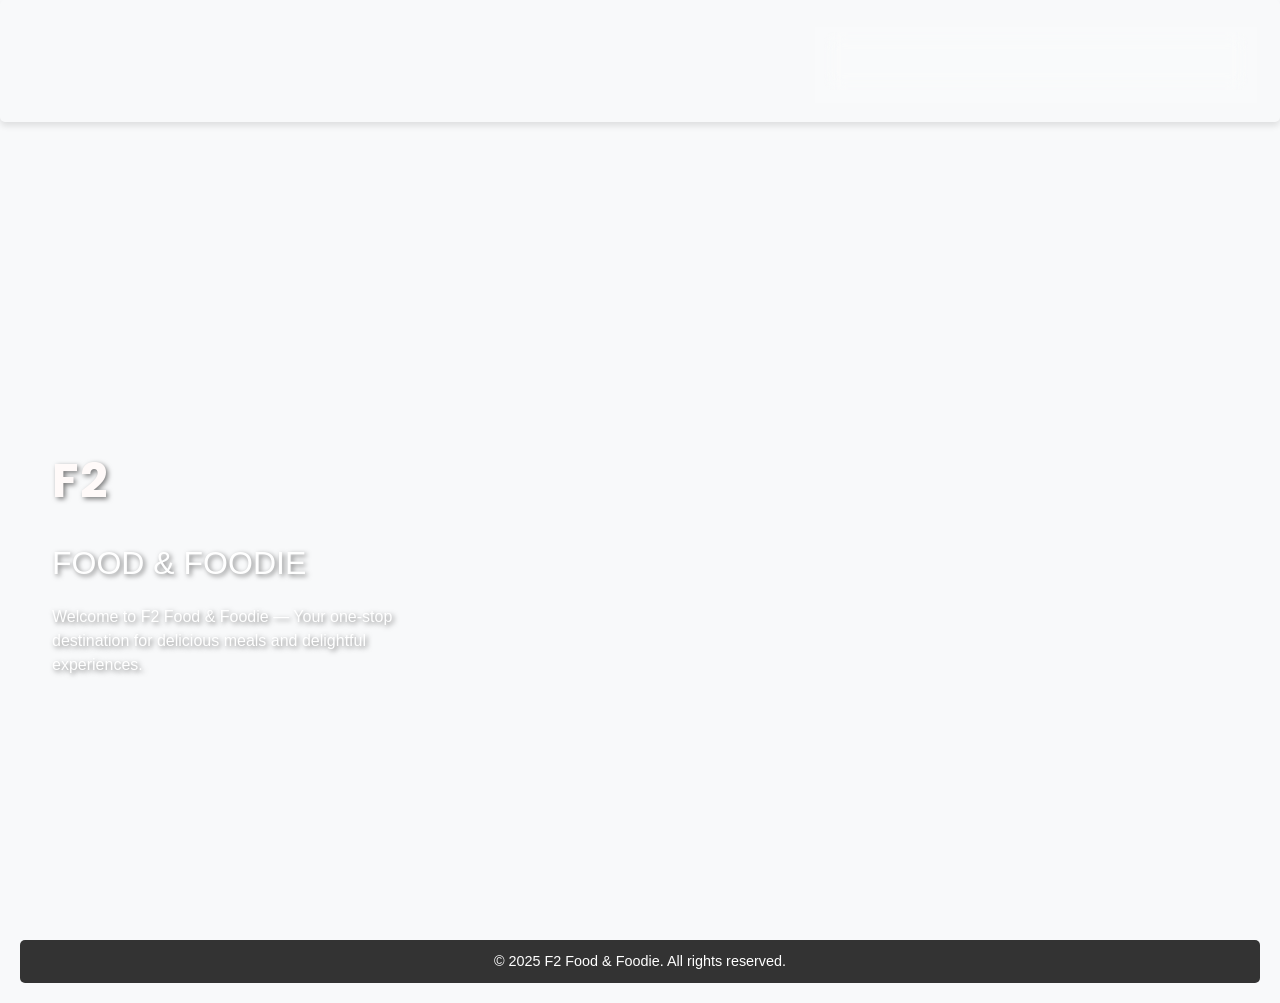
<file: index.html>
<!DOCTYPE html>
<html lang="en">
<head>
    <meta charset="UTF-8">
    <meta name="viewport" content="width=device-width, initial-scale=1.0">
    <title>F2 Food & Foodie</title>
    <link rel="stylesheet" href="index.css">
    <link href="https://fonts.googleapis.com/css2?family=Poppins:wght@700&display=swap" rel="stylesheet">
</head>
<body>
    <!-- Navigation -->
    <header class="header">
        <nav class="nav">
            <ul class="nav-list">
                <li><a href="#">Home</a></li>
                <li class="menu-item">
                    <a href="#">Menu</a>
                    <ul class="dropdown">
                        <li><a href="pizza.html">Pizza</a></li>
                        <li><a href="burger.html">Burger</a></li>
                        <li><a href="fries.html">Fries</a></li>
                        <li><a href="sandwich.html">Sandwich</a></li>
                        <li><a href="chicken.html">Chicken Items</a></li>
                        <li><a href="dips.html">Dips</a></li>
                        <li><a href="beverages.html">Beverages</a></li>
                    </ul>
                </li>
                <li><a href="contact.html">Contact</a></li>
                <li><a href="about.html">About</a></li>
            </ul>
        </nav>
    </header>

    <!-- Hero Section -->
    <section class="hero">
        <div class="title">
            <div class="main-title">F2</div>
            <div class="sub-title">FOOD & FOODIE</div>
            <p class="hero-description">Welcome to F2 Food & Foodie — Your one-stop destination for delicious meals and delightful experiences.</p>
        </div>
    </section>

    <!-- Footer -->
    <footer class="footer">
        <p>© 2025 F2 Food & Foodie. All rights reserved.</p>
    </footer>
</body>
</html>
</file>
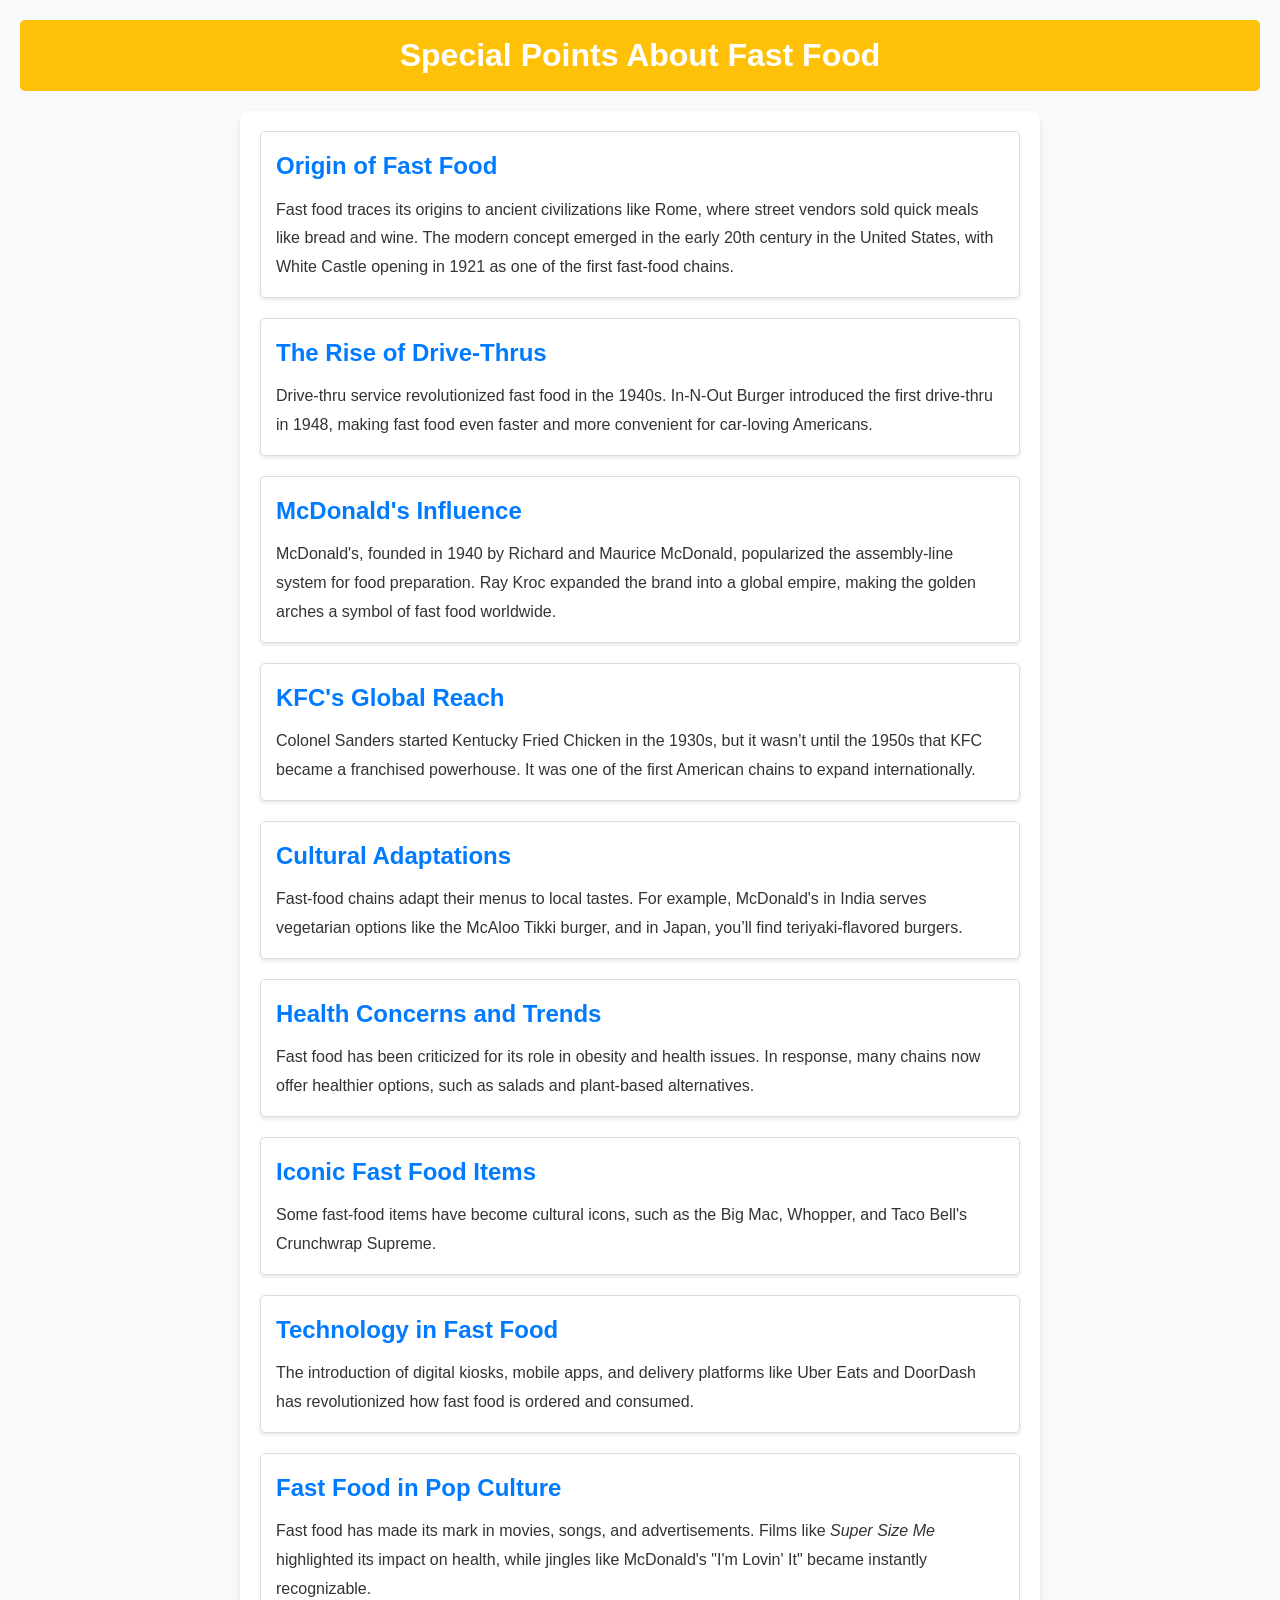
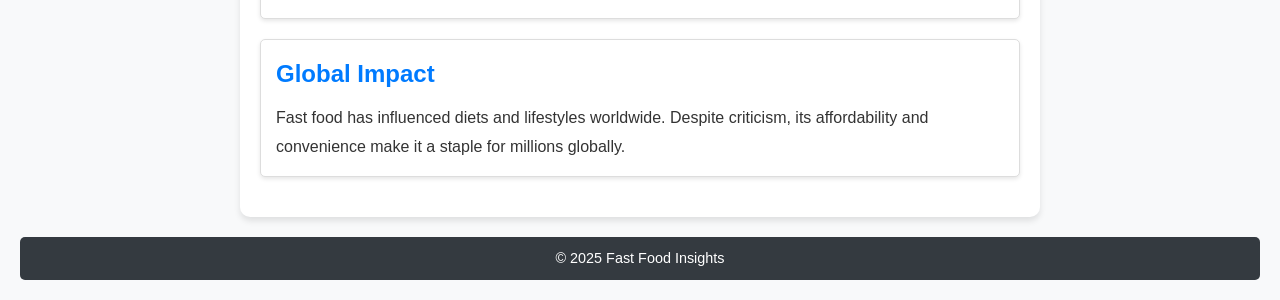
<file: about.html>
<!DOCTYPE html>
<html lang="en">
<head>
    <meta charset="UTF-8">
    <meta name="viewport" content="width=device-width, initial-scale=1.0">
    <title>Special Points About Fast Food</title>
    <link rel="stylesheet" href="index.css">
</head>
<body>
    <header>
        <h1>Special Points About Fast Food</h1>
    </header>
    <main>
        <section id="origin">
            <h2>Origin of Fast Food</h2>
            <p>Fast food traces its origins to ancient civilizations like Rome, where street vendors sold quick meals like bread and wine. The modern concept emerged in the early 20th century in the United States, with White Castle opening in 1921 as one of the first fast-food chains.</p>
        </section>

        <section id="drive-thru">
            <h2>The Rise of Drive-Thrus</h2>
            <p>Drive-thru service revolutionized fast food in the 1940s. In-N-Out Burger introduced the first drive-thru in 1948, making fast food even faster and more convenient for car-loving Americans.</p>
        </section>

        <section id="mcdonalds">
            <h2>McDonald's Influence</h2>
            <p>McDonald's, founded in 1940 by Richard and Maurice McDonald, popularized the assembly-line system for food preparation. Ray Kroc expanded the brand into a global empire, making the golden arches a symbol of fast food worldwide.</p>
        </section>

        <section id="kfc">
            <h2>KFC's Global Reach</h2>
            <p>Colonel Sanders started Kentucky Fried Chicken in the 1930s, but it wasn’t until the 1950s that KFC became a franchised powerhouse. It was one of the first American chains to expand internationally.</p>
        </section>

        <section id="cultural-adaptations">
            <h2>Cultural Adaptations</h2>
            <p>Fast-food chains adapt their menus to local tastes. For example, McDonald's in India serves vegetarian options like the McAloo Tikki burger, and in Japan, you’ll find teriyaki-flavored burgers.</p>
        </section>

        <section id="health">
            <h2>Health Concerns and Trends</h2>
            <p>Fast food has been criticized for its role in obesity and health issues. In response, many chains now offer healthier options, such as salads and plant-based alternatives.</p>
        </section>

        <section id="iconic-items">
            <h2>Iconic Fast Food Items</h2>
            <p>Some fast-food items have become cultural icons, such as the Big Mac, Whopper, and Taco Bell's Crunchwrap Supreme.</p>
        </section>

        <section id="technology">
            <h2>Technology in Fast Food</h2>
            <p>The introduction of digital kiosks, mobile apps, and delivery platforms like Uber Eats and DoorDash has revolutionized how fast food is ordered and consumed.</p>
        </section>

        <section id="pop-culture">
            <h2>Fast Food in Pop Culture</h2>
            <p>Fast food has made its mark in movies, songs, and advertisements. Films like <i>Super Size Me</i> highlighted its impact on health, while jingles like McDonald's "I'm Lovin' It" became instantly recognizable.</p>
        </section>

        <section id="global-impact">
            <h2>Global Impact</h2>
            <p>Fast food has influenced diets and lifestyles worldwide. Despite criticism, its affordability and convenience make it a staple for millions globally.</p>
        </section>
    </main>
    <footer>
        <p>&copy; 2025 Fast Food Insights</p>
    </footer>
</body>
</html>
</file>
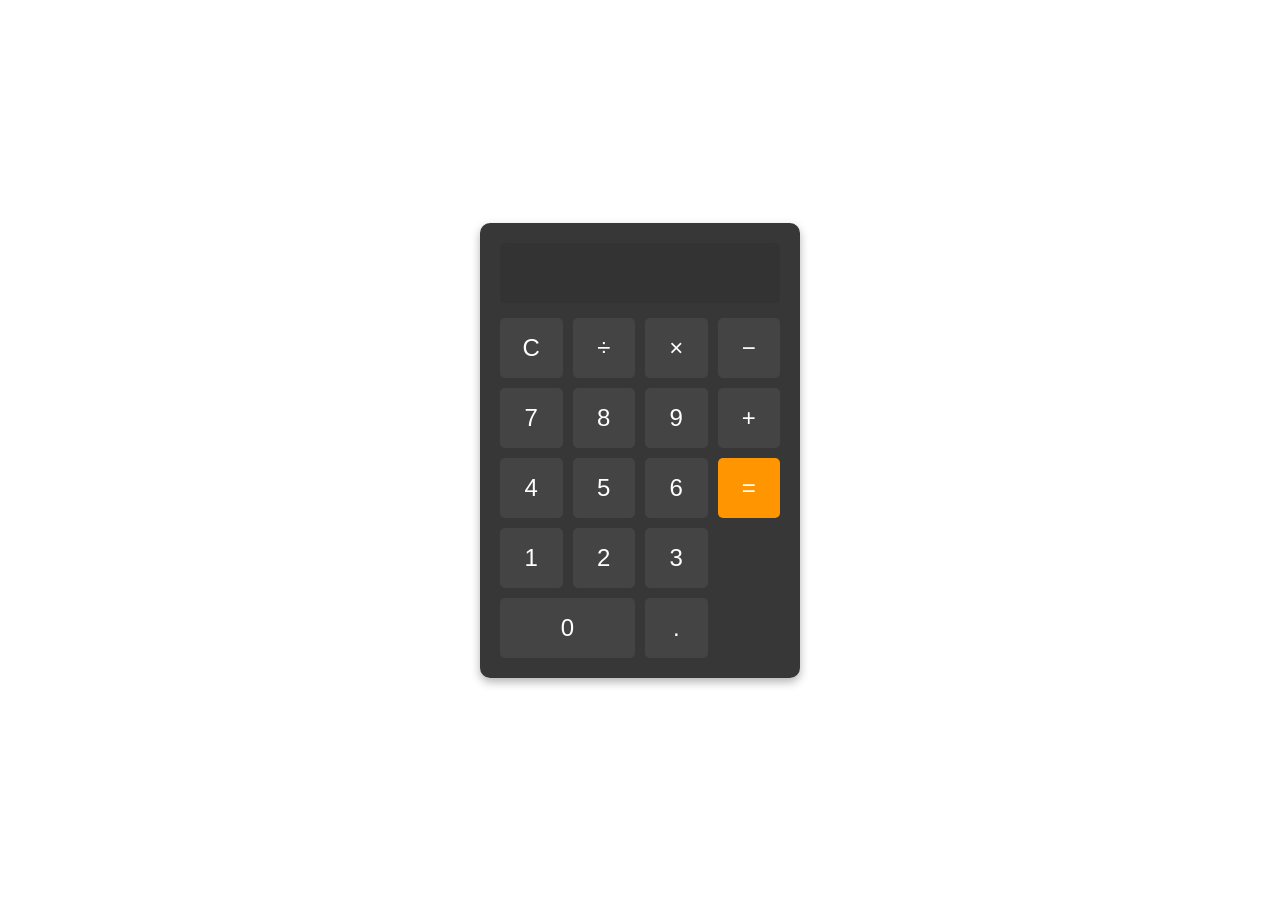
<file: calci.html>
<!DOCTYPE html>
<html lang="en">
<head>
    <meta charset="UTF-8">
    <meta name="viewport" content="width=device-width, initial-scale=1.0">
    <title>Calculator</title>
    <link rel="stylesheet" href="calci.css">
</head>
<body>
    <section class="calculator">
        <div class="display">
            <input type="text" id="result" disabled>
        </div>
        <div class="buttons">
            <button class="btn" onclick="clearDisplay()">C</button>
            <button class="btn" onclick="appendCharacter('/')">÷</button>
            <button class="btn" onclick="appendCharacter('*')">×</button>
            <button class="btn" onclick="appendCharacter('-')">−</button>

            <button class="btn" onclick="appendCharacter('7')">7</button>
            <button class="btn" onclick="appendCharacter('8')">8</button>
            <button class="btn" onclick="appendCharacter('9')">9</button>
            <button class="btn" onclick="appendCharacter('+')">+</button>

            <button class="btn" onclick="appendCharacter('4')">4</button>
            <button class="btn" onclick="appendCharacter('5')">5</button>
            <button class="btn" onclick="appendCharacter('6')">6</button>
            <button class="btn equal" rowspan="2" onclick="calculateResult()">=</button>

            <button class="btn" onclick="appendCharacter('1')">1</button>
            <button class="btn" onclick="appendCharacter('2')">2</button>
            <button class="btn" onclick="appendCharacter('3')">3</button>

            <button class="btn zero" colspan="2" onclick="appendCharacter('0')">0</button>
            <button class="btn" onclick="appendCharacter('.')">.</button>
        </div>
    </section>
    <script src="calci.js"></script>
</body>
</html>
</file>
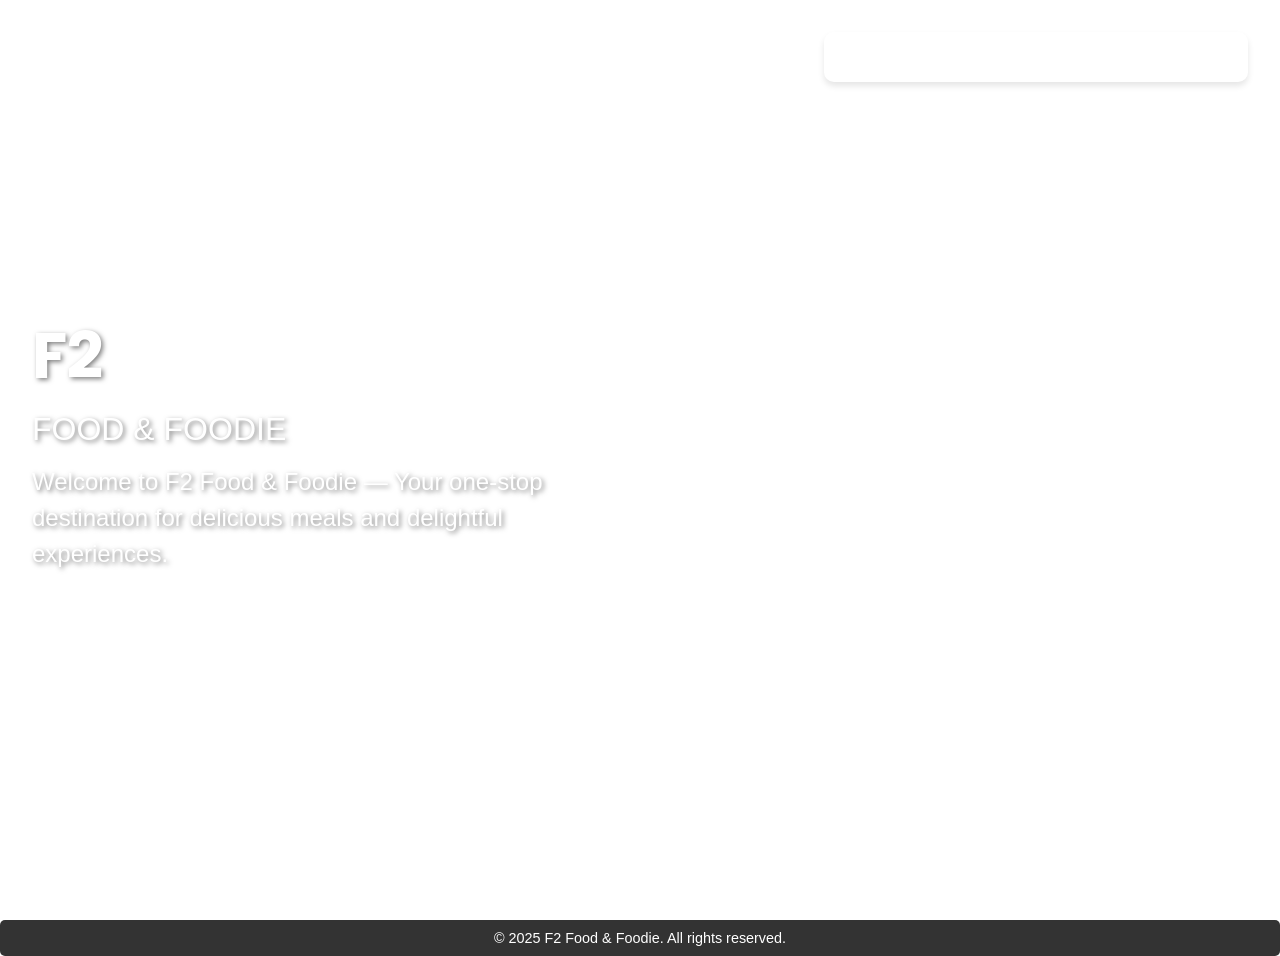
<file: code.html>
<!DOCTYPE html>
<html lang="en">
<head>
    <meta charset="UTF-8">
    <meta name="viewport" content="width=device-width, initial-scale=1.0">
    <title>F2 Food & Foodie</title>
    <link rel="stylesheet" href="code.css">
    <link href="https://fonts.googleapis.com/css2?family=Poppins:wght@700&display=swap" rel="stylesheet">
</head>
<body>
    <!-- Navigation -->
    <header class="header">
        <nav class="nav">
            <ul class="nav-list">
                <li><a href="#">Home</a></li>
                <li class="menu-item">
                    <a href="#">Menu</a>
                    <ul class="dropdown">
                        <li><a href="pizza.html">Pizza</a></li>
                        <li><a href="burger.html">Burger</a></li>
                        <li><a href="fries.html">Fries</a></li>
                        <li><a href="sandwich.html">Sandwich</a></li>
                        <li><a href="chicken.html">Chicken Items</a></li>
                        <li><a href="dips.html">Dips</a></li>
                        <li><a href="beverages.html">Beverages</a></li>
                    </ul>
                </li>
                <li><a href="contact.html">Contact</a></li>
                <li><a href="about.html">About</a></li>
            </ul>
        </nav>
    </header>

    <!-- Hero Section -->
    <section class="hero">
        <div class="title">
            <div class="main-title">F2</div>
            <div class="sub-title">FOOD & FOODIE</div>
            <p class="hero-description">Welcome to F2 Food & Foodie — Your one-stop destination for delicious meals and delightful experiences.</p>
        </div>
    </section>

    <!-- Footer -->
    <footer class="footer">
        <p>© 2025 F2 Food & Foodie. All rights reserved.</p>
    </footer>
</body>
</html>
</file>
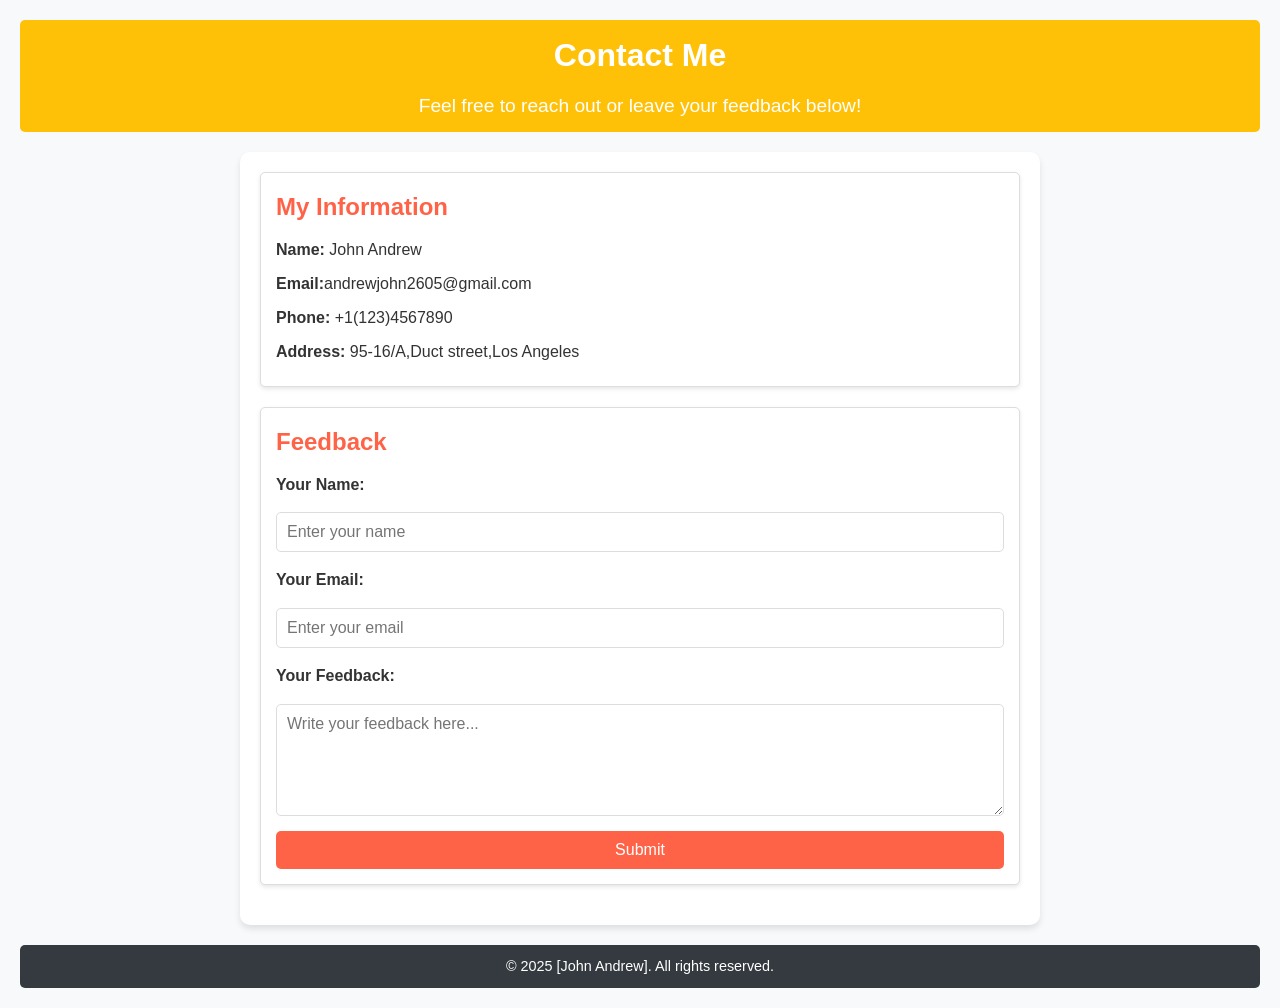
<file: contact.html>
<!DOCTYPE html>
<html lang="en">
<head>
    <meta charset="UTF-8">
    <meta name="viewport" content="width=device-width, initial-scale=1.0">
    <title>Contact and Feedback</title>
    <link rel="stylesheet" href="index.css">
</head>
<body>
    <header>
        <h1>Contact Me</h1>
        <p>Feel free to reach out or leave your feedback below!</p>
    </header>

    <main>
        <section class="personal-info">
            <h2>My Information</h2>
            <p><strong>Name:</strong> John Andrew</p>
            <p><strong>Email:</strong>andrewjohn2605@gmail.com</p>
            <p><strong>Phone:</strong> +1(123)4567890</p>
            <p><strong>Address:</strong> 95-16/A,Duct street,Los Angeles</p>
        </section>

        <section class="feedback-form">
            <h2>Feedback</h2>
            <form action="submit_form.php" method="post">
                <label for="name">Your Name:</label>
                <input type="text" id="name" name="name" placeholder="Enter your name" required>

                <label for="email">Your Email:</label>
                <input type="email" id="email" name="email" placeholder="Enter your email" required>

                <label for="message">Your Feedback:</label>
                <textarea id="message" name="message" placeholder="Write your feedback here..." rows="5" required></textarea>

                <button type="submit">Submit</button>
            </form>
        </section>
    </main>

    <footer>
        <p>&copy; 2025 [John Andrew]. All rights reserved.</p>
    </footer>
</body>
</html>
</file>
<file: index.css>
/* General Reset */
body {
    margin: 0;
    font-family: Arial, sans-serif;
    line-height: 1.6;
    color: #333;
}

.container {
    width: 90%;
    max-width: 1200px;
    margin: auto;
}

/* Navigation Header */
.header {
    position: fixed;
    top: 0;
    right: 0;
    z-index: 100;
    width: 100%;
    padding: 1.5rem 1rem;
    font-family: 'Poppins', sans-serif;
    font-weight: bold;
    background: transparent; /* No background color */
}

.nav {
    display: flex;
    justify-content: flex-end;
    align-items: center;
    width: 100%;
}

.nav-list {
    list-style: none;
    display: flex;
    gap: 1.5rem;
    margin: 0;
    padding: 0;
    background: rgba(255, 255, 255, 0.2);
    backdrop-filter: blur(10px);
    border-radius: 10px;
    padding: 0.5rem 1rem;
    box-shadow: 0px 4px 6px rgba(0, 0, 0, 0.1);
}

.nav-list li {
    position: relative;
}

.nav a {
    text-decoration: none;
    color: #fff;
    font-weight: bold;
    font-size: 1rem;
    transition: color 0.3s;
    padding: 0.5rem 1rem;
    display: inline-flex;
    align-items: center;
    gap: 0.5rem;
}

.nav a:hover {
    color: #ffcc00;
}

/* Dropdown Menu Styles */
.nav-list .menu-item .dropdown {
    list-style: none;
    position: absolute;
    top: 100%;
    left: 0;
    background: rgba(251, 246, 246, 0.9);
    backdrop-filter: blur(10px);
    padding: 0;
    margin: 0;
    display: none;
    border-radius: 10px;
    box-shadow: 0px 4px 6px rgba(0, 0, 0, 0.2);
    z-index: 200;
}

.nav-list .menu-item .dropdown li {
    border-bottom: 1px solid rgba(0, 0, 0, 0.1);
}

.nav-list .menu-item .dropdown li:last-child {
    border-bottom: none;
}

.nav-list .menu-item .dropdown a {
    text-decoration: none;
    color: #333;
    padding: 0.5rem 1rem;
    display: block;
    font-size: 1rem;
    font-weight: normal;
    transition: background 0.3s, color 0.3s;
}

.nav-list .menu-item .dropdown a:hover {
    background: #cca92c;
    color: #f4efef;
}

/* Show dropdown on hover */
.menu-item:hover .dropdown {
    display: block;
}

/* Hero Section */
.hero {
    background: url('https://c4.wallpaperflare.com/wallpaper/672/503/735/fast-food-junk-food-food-hamburger-wallpaper-preview.jpg') no-repeat center/cover;
    height: 100vh;
    display: flex;
    align-items: center;
    justify-content: flex-start;
    position: relative;
}

.hero .title {
    position: absolute;
    left: 2rem;
    top: 50%;
    transform: translateY(-50%);
    text-align: left;
    color: #fff;
    text-shadow: 2px 2px 5px rgba(0, 0, 0, 0.5);
}

.main-title {
    font-size: 4rem;
    font-family: 'Poppins', sans-serif;
    font-weight: bold;
    margin: 0;
}

.sub-title {
    font-size: 2rem;
    font-family: Arial, sans-serif;
    margin-top: 0.5rem;
}

.hero-description {
    font-size: 1rem;
    font-family: Arial, sans-serif;
    margin-top: 1rem;
    max-width: 400px;
    line-height: 1.5;
    color: #fff;
}
/* pizza start*/
/* General Reset */
body {
    margin: 0;
    font-family: Arial, sans-serif;
    line-height: 1.6;
    color: #333;
    background-color: #f4f4f4; /* Light background for the page */
}

/* Main Title Section */
.main-title {
    text-align: left; /* Center the title */
    padding-top: 20vh; /* Position title near the center */
    font-size: 3rem;
    color: #fffaf9;
    text-transform: uppercase;
    letter-spacing: 1.5px;
    position: relative;
    padding-bottom: 10px;
}

.main-description {
    text-align: center;
    font-size: 1.2rem;
    color: #555;
    margin-top: 1rem;
}

/* Pizza Items Section */
.pizza-list {
    display: flex;
    flex-direction: column; /* Arrange items in a column */
    align-items: center; /* Center items */
    gap: 2rem; /* Add spacing between items */
    padding: 2rem 1rem;
    margin-top: 2rem; /* Space between title and pizza items */
}

.pizza-item {
    background-color: #fff;
    border-radius: 10px;
    box-shadow: 0 4px 6px rgba(0, 0, 0, 0.1);
    overflow: hidden;
    text-align: center;
    width: 100%;
    max-width: 400px; /* Set max width for items */
    transition: transform 0.3s ease, box-shadow 0.3s ease;
}

.pizza-item:hover {
    transform: translateY(-5px);
    box-shadow: 0 6px 10px rgba(0, 0, 0, 0.15);
}

.pizza-item img {
    width: 100%; /* Ensure image spans full width of the card */
    height: 250px; /* Set a fixed height for all images */
    object-fit: cover; /* Maintain aspect ratio while filling the space */
    border-bottom: 3px solid #ff6f61; /* Border below image */
}

.pizza-item h2 {
    font-size: 1.5rem;
    color: #ff6f61;
    margin: 1rem 0 0.5rem;
    font-weight: bold;
}

.pizza-item p {
    font-size: 1rem;
    padding: 0 1rem 1rem;
    color: #555;
    margin-bottom: 1rem;
}

/* Footer */
.footer {
    background: #002b5c;
    color: #f5f2f2;
    text-align: center;
    padding: 1rem 0;
    margin-top: 2rem;
}

.footer p {
    margin: 0;
    font-size: 0.9rem;
}

/*burger starting*/
/* General Reset */

body {
    margin: 0;
    font-family: 'Poppins', sans-serif;
    line-height: 1.6;
    color: #333;
    background-color: #fdfcfc;
}

/* Container Styling */
.burger-list {
    width: 90%;
    max-width: 1200px;
    margin: 2rem auto;
    display: flex;
    flex-direction: column;
    gap: 2rem;
}

/* Header Styling */
.header {
    text-align: left;
    background-color: #ffe600;
    color: #333;
    padding: 2rem;
    box-shadow: 0px 4px 6px rgba(0, 0, 0, 0.1);
    margin-bottom: 2rem;
}

.header h1 {
    font-size: 2.5rem;
    font-weight: bold;
    margin: 0;
}

.header p {
    font-size: 1.2rem;
    margin-top: 0.5rem;
}

/* Burger Item Styling */
.burger-item {
    background-color: #fff;
    border: 1px solid #ddd;
    border-radius: 10px;
    box-shadow: 0px 4px 6px rgba(0, 0, 0, 0.1);
    overflow: hidden;
    display: flex; /* Use flexbox for layout */
    flex-direction: column; /* Column layout for image and text */
    text-align: left;
    padding: 1.5rem;
    gap: 1rem; /* Add spacing between image and text */
}

.burger-item img {
    width: 50%; /* Ensure the image fills the container's width */
    aspect-ratio: 1 / 1; /* Set the image aspect ratio to 1:1 */
    object-fit: cover; /* Maintain aspect ratio and prevent distortion */
    border-radius: 10px; /* Optional: adds rounded corners to images */
}

.burger-item .content {
    display: flex;
    flex-direction: column;
    justify-content: center;
    gap: 0.5rem;
}

.burger-item h2 {
    font-size: 1.8rem;
    font-weight: bold;
    margin: 0.5rem 0;
    color: #ff5722;
}

.burger-item p {
    font-size: 1rem;
    margin: 0.5rem 0;
    color: #555;
}

/* Footer Styling */
.footer {
    text-align: center;
    background-color: #333;
    color: #fff;
    padding: 1rem;
    margin-top: 2rem;
    font-size: 0.9rem;
}

.footer p {
    margin: 0;
}


/*fries starting*/
/* General Reset */
body {
    margin: 0;
    font-family: 'Poppins', sans-serif;
    line-height: 1.6;
    color: #333;
    background-color: #f9f9f9; /* Change this if needed */
}

/* Header Styling */
.header {
    text-align: center;
    background-color: transparent; /* Changed from #fff to transparent */
    padding: 2rem;
    margin-bottom: 2rem;
    /* Removed border-bottom */
}

.header h1 {
    font-size: 2.5rem;
    color: #ff5722;
    margin: 0;
}

.header p {
    font-size: 1.2rem;
    margin-top: 0.5rem;
    color: #555;
}

/* Fries List Styling */
.fries-list {
    width: 90%;
    max-width: 1200px;
    margin: 0 auto;
    display: flex;
    flex-direction:column;
    gap: 2rem;
}
.fries-item img {
    width: 40%; /* Ensures the image takes up the full width of its container */
    height: 500px; /* Set a fixed height */
    object-fit: cover; /* Ensures the image covers the area without distortion */
    border-bottom: 1px solid #ddd;
    margin-bottom: 1rem;
}
/*sandwich start*/
/* General Reset */
body {
    margin: 0;
    font-family: Arial, sans-serif;
    line-height: 1.6;
    color: #333;
    background-color: #f8f9fa; /* Light background */
}

header {
    text-align: center;
    padding: 20px;
    background-color: #4CAF50;
    color: white;
    margin-bottom: 20px;
}

.sandwich-list {
    display: flex;
    flex-direction: column;
    align-items: center;
    gap: 20px;
    padding: 20px;
}

.sandwich-item {
    max-width: 600px;
    width: 100%;
    text-align: center;
    box-shadow: 0 4px 6px rgba(0, 0, 0, 0.1);
    border-radius: 10px;
    overflow: hidden;
    background: white;
}

.sandwich-item img {
    width: 100%;
    height: 300px; /* Uniform image size */
    object-fit: cover;
}

.sandwich-item h2 {
    margin: 10px 0;
    font-family: 'Poppins', sans-serif;
    font-size: 1.5rem;
    color: #4CAF50;
}

.sandwich-item p {
    margin: 10px;
    font-size: 1rem;
}

.footer {
    text-align: center;
    padding: 10px;
    background: #333;
    color: white;
    margin-top: 20px;
}
/*chicken start*/
/* General Reset */
body {
    margin: 0;
    font-family: 'Poppins', sans-serif;
    line-height: 1.6;
    color: #333;
    background-color: #f8f9fa; /* Light background */
}

header {
    text-align: center;
    padding: 20px;
    background-color: #FF6347; /* Tomato red */
    color: white;
    margin-bottom: 20px;
}

.chicken-list {
    display: flex;
    flex-direction: column;
    align-items: center;
    gap: 20px;
    padding: 20px;
}

.chicken-item {
    max-width: 600px;
    width: 100%;
    text-align: center;
    box-shadow: 0 4px 6px rgba(0, 0, 0, 0.1);
    border-radius: 10px;
    overflow: hidden;
    background: white;
}

.chicken-item img {
    width: 100%; /* Ensures the image fills the container */
    aspect-ratio: 1 / 1; /* Sets the image to a 1:1 ratio (square) */
    object-fit: cover; /* Scales the image while maintaining aspect ratio */
}

.chicken-item h2 {
    margin: 10px 0;
    font-size: 1.5rem;
    color: #FF6347; /* Tomato red */
}

.chicken-item p {
    margin: 10px;
    font-size: 1rem;
}

.footer {
    text-align: center;
    padding: 10px;
    background: #333;
    color: white;
    margin-top: 20px;
}

/* dips start*/
body {
    font-family: Arial, sans-serif;
    margin: 0;
    padding: 0;
    background-color: #f9f9f9;
    color: #333;
}

.dips-container {
    display: flex;
    flex-wrap: wrap;
    gap: 20px;
    justify-content: center;
    padding: 20px;
}

.dip-item {
    background-color: #ffffff;
    border: 1px solid #ddd;
    border-radius: 8px;
    width: 220px; /* Card width */
    text-align: center;
    box-shadow: 0 4px 6px rgba(0, 0, 0, 0.1);
    overflow: hidden;
}

.dip-item img {
    width: 100%; /* Uniform image width */
    height: 150px; /* Uniform image height */
    object-fit: cover; /* Ensures images scale proportionally */
    border-bottom: 1px solid #ddd;
}

.dip-item h3 {
    margin: 10px 0 8px;
    font-size: 1.1rem;
    color: #444;
}

.dip-item p {
    font-size: 0.95rem;
    padding: 0 10px 12px;
    color: #666;
}

/* beverages start*/
body {
    font-family: Arial, sans-serif;
    margin: 0;
    padding: 0;
    background-color: #f9f9f9;
    color: #333;
}

.beverages-container {
    display: flex;
    flex-wrap: wrap;
    gap: 20px;
    justify-content: center;
    padding: 20px;
}

.beverage-item {
    background-color: #ffffff;
    border: 1px solid #ddd;
    border-radius: 8px;
    width: 220px; /* Reduced card width */
    text-align: center;
    box-shadow: 0 4px 6px rgba(0, 0, 0, 0.1);
    overflow: hidden;
}

.beverage-item img {
    width: 100%;
    height: 150px; /* Uniform height for all images */
    object-fit: cover; /* Ensures images fit nicely */
    border-bottom: 1px solid #ddd;
}

.beverage-item h3 {
    margin: 10px 0 8px;
    font-size: 1rem;
    color: #444;
}

.beverage-item p {
    font-size: 0.9rem;
    padding: 0 10px 12px;
    color: #666;
}
/* contact starting*/
body {
    margin: 0;
    font-family: 'Poppins', sans-serif;
    line-height: 1.6;
    color: #333;
    background-color: #f9f9f9;
}

header {
    text-align: center;
    background-color: #FF6347;
    color: white;
    padding: 20px 10px;
}

header h1 {
    margin: 0;
    font-size: 2.5rem;
}

header p {
    margin: 10px 0 0;
    font-size: 1.2rem;
}

main {
    max-width: 800px;
    margin: 20px auto;
    padding: 20px;
    background: #fff;
    border-radius: 10px;
    box-shadow: 0 4px 6px rgba(0, 0, 0, 0.1);
}

.personal-info, .feedback-form {
    margin-bottom: 20px;
}

.personal-info h2, .feedback-form h2 {
    color: #FF6347;
    margin-bottom: 10px;
}

.personal-info p {
    margin: 5px 0;
    font-size: 1rem;
}

.feedback-form form {
    display: flex;
    flex-direction: column;
    gap: 15px;
}

.feedback-form label {
    font-weight: bold;
    font-size: 1rem;
}

.feedback-form input, .feedback-form textarea {
    width: 100%;
    padding: 10px;
    font-size: 1rem;
    border: 1px solid #ddd;
    border-radius: 5px;
}

.feedback-form button {
    width: 100%;
    padding: 10px;
    font-size: 1rem;
    background-color: #FF6347;
    color: white;
    border: none;
    border-radius: 5px;
    cursor: pointer;
    transition: background-color 0.3s ease;
}

.feedback-form button:hover {
    background-color: #e5533b;
}

footer {
    text-align: center;
    padding: 10px 0;
    background: #333;
    color: white;
    font-size: 0.9rem;
}
/* about starting*/
/* General Reset */
* {
    margin: 0;
    padding: 0;
    box-sizing: border-box;
    font-family: Arial, sans-serif;
}

/* Body Styling */
body {
    line-height: 1.6;
    background-color: #f8f9fa;
    color: #333;
    padding: 20px;
}

/* Header */
header {
    text-align: center;
    margin-bottom: 20px;
    padding: 10px;
    background-color: #ffc107;
    color: #fff;
    border-radius: 5px;
}

header h1 {
    font-size: 2rem;
}

/* Main Sections */
main section {
    margin-bottom: 20px;
    padding: 15px;
    background-color: #fff;
    border: 1px solid #ddd;
    border-radius: 5px;
    box-shadow: 0 2px 4px rgba(0, 0, 0, 0.1);
}

main h2 {
    font-size: 1.5rem;
    margin-bottom: 10px;
    color: #007bff;
}

main p {
    font-size: 1rem;
    line-height: 1.8;
}

/* Footer */
footer {
    text-align: center;
    margin-top: 20px;
    padding: 10px;
    background-color: #343a40;
    color: #fff;
    border-radius: 5px;
}

footer p {
    font-size: 0.9rem;
}
/* offers starting*/
/* General Reset */
</file>
<file: calci.css>
* {
    margin: 0;
    padding: 0;
    box-sizing: border-box;
    font-family: Arial, sans-serif;
}

body {
    display: flex;
    justify-content: center;
    align-items: center;
    height: 100vh;
    background: url('https://media.istockphoto.com/id/2162577343/vector/math-design-layout-calculator-pencil-rulers-eraser-sharpener-mathematical-accounts-and.jpg?s=612x612&w=0&k=20&c=OuJD1iNkQUacVclH_PieBKL4mJVmcMAawW9HZ5h869U=') no-repeat center center/cover;
}

.calculator {
    width: 320px;
    background: rgba(34, 34, 34, 0.9); /* Slight transparency */
    padding: 20px;
    border-radius: 10px;
    box-shadow: 0 4px 10px rgba(0, 0, 0, 0.3);
}

.display input {
    width: 100%;
    height: 60px;
    font-size: 2rem;
    text-align: right;
    padding: 10px;
    border: none;
    border-radius: 5px;
    background: #333;
    color: #fff;
    outline: none;
}

.buttons {
    display: grid;
    grid-template-columns: repeat(4, 1fr);
    gap: 10px;
    margin-top: 15px;
}

.btn {
    width: 100%;
    height: 60px;
    font-size: 1.5rem;
    border: none;
    border-radius: 5px;
    background: #444;
    color: #fff;
    cursor: pointer;
    transition: 0.3s;
}

.btn:hover {
    background: #666;
}

.equal {
    grid-column: span 1;
    background: #ff9500;
}

.equal:hover {
    background: #e08b00;
}

.zero {
    grid-column: span 2;
}
</file>
<file: code.css>
/* General Styles */
* {
    margin: 0;
    padding: 0;
    box-sizing: border-box;
    font-family: 'Arial', sans-serif;
}

body {
    overflow-x: hidden;/* General Reset */
    body {
        margin: 0;
        font-family: Arial, sans-serif;
        line-height: 1.6;
        color: #333;
    }
    
    .container {
        width: 90%;
        max-width: 1200px;
        margin: auto;
    }
    
    /* Navigation Header */
    .header {
        position: fixed;
        top: 0;
        right: 0;
        z-index: 100;
        width: 100%;
        padding: 1.5rem 1rem;
        font-family: 'Poppins', sans-serif;
        font-weight: bold;
        background: transparent; /* No background color */
    }
    
    .nav {
        display: flex;
        justify-content: flex-end;
        align-items: center;
        width: 100%;
    }
    
    .nav-list {
        list-style: none;
        display: flex;
        gap: 1.5rem;
        margin: 0;
        padding: 0;
        background: rgba(255, 255, 255, 0.2);
        backdrop-filter: blur(10px);
        border-radius: 10px;
        padding: 0.5rem 1rem;
        box-shadow: 0px 4px 6px rgba(0, 0, 0, 0.1);
    }
    
    .nav-list li {
        position: relative;
    }
    
    .nav a {
        text-decoration: none;
        color: #fff;
        font-weight: bold;
        font-size: 1rem;
        transition: color 0.3s;
        padding: 0.5rem 1rem;
        display: inline-flex;
        align-items: center;
        gap: 0.5rem;
    }
    
    .nav a:hover {
        color: #ffcc00;
    }
    
    /* Dropdown Menu Styles */
    .nav-list .menu-item .dropdown {
        list-style: none;
        position: absolute;
        top: 100%;
        left: 0;
        background: rgba(251, 246, 246, 0.9);
        backdrop-filter: blur(10px);
        padding: 0;
        margin: 0;
        display: none;
        border-radius: 10px;
        box-shadow: 0px 4px 6px rgba(0, 0, 0, 0.2);
        z-index: 200;
    }
    
    .nav-list .menu-item .dropdown li {
        border-bottom: 1px solid rgba(0, 0, 0, 0.1);
    }
    
    .nav-list .menu-item .dropdown li:last-child {
        border-bottom: none;
    }
    
    .nav-list .menu-item .dropdown a {
        text-decoration: none;
        color: #333;
        padding: 0.5rem 1rem;
        display: block;
        font-size: 1rem;
        font-weight: normal;
        transition: background 0.3s, color 0.3s;
    }
    
    .nav-list .menu-item .dropdown a:hover {
        background: #cca92c;
        color: #f4efef;
    }
    
    /* Show dropdown on hover */
    .menu-item:hover .dropdown {
        display: block;
    }
    
    /* Hero Section */
    .hero {
        background: url('https://c4.wallpaperflare.com/wallpaper/672/503/735/fast-food-junk-food-food-hamburger-wallpaper-preview.jpg') no-repeat center/cover;
        height: 100vh;
        display: flex;
        align-items: center;
        justify-content: flex-start;
        position: relative;
    }
    
    .hero .title {
        position: absolute;
        left: 2rem;
        top: 50%;
        transform: translateY(-50%);
        text-align: left;
        color: #fff;
        text-shadow: 2px 2px 5px rgba(0, 0, 0, 0.5);
    }
    
    .main-title {
        font-size: 4rem;
        font-family: 'Poppins', sans-serif;
        font-weight: bold;
        margin: 0;
    }
    
    .sub-title {
        font-size: 2rem;
        font-family: Arial, sans-serif;
        margin-top: 0.5rem;
    }
    
    .hero-description {
        font-size: 1rem;
        font-family: Arial, sans-serif;
        margin-top: 1rem;
        max-width: 400px;
        line-height: 1.5;
        color: #fff;
    }
    /* pizza start*/
    body {
        font-family: Arial, sans-serif;
        margin: 0;
        padding: 0;
        background-color: #f4f4f4;
        color: #333;
    }
    
    /* Container Styling */
    .pizza-container {
        display: wrap;
        flex-wrap: wrap;
        gap: 20px;
        justify-content: center;
        padding: 20px;
    }
    
    /* Card Styling */
    .pizza-item {
        background-color: #fff;
        border: 1px solid #ddd;
        border-radius: 8px;
        width: 220px;
        box-shadow: 0 4px 6px rgba(0, 0, 0, 0.1);
        text-align: center;
        overflow: hidden;
    }
    /* Image Styling */
    .pizza-item img {
        width: 100%;
        height: 150px;
        object-fit: cover;
        border-bottom: 1px solid #ddd;
    }
    
    /* Text Styling */
    .pizza-item h3 {
        margin: 10px 0 8px;
        font-size: 1.1rem;
        color: #444;
    }
    
    .pizza-item p {
        font-size: 0.95rem;
        padding: 0 10px 12px;
        color: #666;
    }
    
    /*burger starting*/
    /* General Reset */
    
    body {
        margin: 0;
        font-family: Arial, sans-serif;
        line-height: 1.6;
        color: #333;
        background-color: #fdfcfc;
    }
    
    /* Container Styling */
    .burger-list {
        display: flex;
        flex-direction: column;
        gap: 20px;
        align-items: center;
        padding: 20px;
    }
    /* Burger Item Styling */
    .burger-item {
        max-width: 600px;
        width: 100%;
        background-color: #fff;
        border: 1px solid #ddd;
        border-radius: 8px;
        box-shadow: 0px 4px 6px rgba(0, 0, 0, 0.1);
        overflow: hidden;
        text-align: center;
    }
    
    .burger-item img {
        width: 100%; /* Ensure the image fills the container's width */
        height: 300px;
        object-fit: cover; /* Maintain aspect ratio and prevent distortion */
        border-bottom: 1px; /* Optional: adds rounded corners to images */
    }
    
    .burger-item h2 {
        font-size: 1.1rem;
        margin: 10px 0 8px;
        color: #444;
    }
    
    .burger-item p {
        font-size: 0.95rem;
        margin: 0 10px 12px;
        color: #555;
    }
    /*fries starting*/
    /* General Reset */
    body {
        margin: 0;
        font-family: 'Poppins', sans-serif;
        line-height: 1.6;
        color: #333;
        background-color: #f9f9f9; /* Change this if needed */
    }
    
    /* Header Styling */
    .header {
        text-align: center;
        background-color: transparent; /* Changed from #fff to transparent */
        padding: 2rem;
        margin-bottom: 2rem;
        /* Removed border-bottom */
    }
    
    .header h1 {
        font-size: 2.5rem;
        color: #ff5722;
        margin: 0;
    }
    
    .header p {
        font-size: 1.2rem;
        margin-top: 0.5rem;
        color: #555;
    }
    
    /* Fries List Styling */
    .fries-list {
        width: 90%;
        max-width: 1200px;
        margin: 0 auto;
        display: flex;
        flex-direction:column;
        gap: 2rem;
    }
    .fries-item img {
        width: 40%; /* Ensures the image takes up the full width of its container */
        height: 500px; /* Set a fixed height */
        object-fit: cover; /* Ensures the image covers the area without distortion */
        border-bottom: 1px solid #ddd;
        margin-bottom: 1rem;
    }
    /*sandwich start*/
    /* General Reset */
    body {
        margin: 0;
        font-family: Arial, sans-serif;
        line-height: 1.6;
        color: #333;
        background-color: #f8f9fa; /* Light background */
    }
    
    header {
        text-align: center;
        padding: 20px;
        background-color: #4CAF50;
        color: white;
        margin-bottom: 20px;
    }
    
    .sandwich-list {
        display: flex;
        flex-direction: column;
        align-items: center;
        gap: 20px;
        padding: 20px;
    }
    
    .sandwich-item {
        max-width: 600px;
        width: 100%;
        text-align: center;
        box-shadow: 0 4px 6px rgba(0, 0, 0, 0.1);
        border-radius: 10px;
        overflow: hidden;
        background: white;
    }
    
    .sandwich-item img {
        width: 100%;
        height: 300px; /* Uniform image size */
        object-fit: cover;
    }
    
    .sandwich-item h2 {
        margin: 10px 0;
        font-family: 'Poppins', sans-serif;
        font-size: 1.5rem;
        color: #4CAF50;
    }
    
    .sandwich-item p {
        margin: 10px;
        font-size: 1rem;
    }
    
    .footer {
        text-align: center;
        padding: 10px;
        background: #333;
        color: white;
        margin-top: 20px;
    }
    /*chicken start*/
    /* General Reset */
    body {
        margin: 0;
        font-family: 'Poppins', sans-serif;
        line-height: 1.6;
        color: #333;
        background-color: #f8f9fa; /* Light background */
    }
    
    header {
        text-align: center;
        padding: 20px;
        background-color: #FF6347; /* Tomato red */
        color: white;
        margin-bottom: 20px;
    }
    
    .chicken-list {
        display: flex;
        flex-direction: column;
        align-items: center;
        gap: 20px;
        padding: 20px;
    }
    
    .chicken-item {
        max-width: 600px;
        width: 100%;
        text-align: center;
        box-shadow: 0 4px 6px rgba(0, 0, 0, 0.1);
        border-radius: 10px;
        overflow: hidden;
        background: white;
    }
    
    .chicken-item img {
        width: 100%; /* Ensures the image fills the container */
        aspect-ratio: 1 / 1; /* Sets the image to a 1:1 ratio (square) */
        object-fit: cover; /* Scales the image while maintaining aspect ratio */
    }
    
    .chicken-item h2 {
        margin: 10px 0;
        font-size: 1.5rem;
        color: #FF6347; /* Tomato red */
    }
    
    .chicken-item p {
        margin: 10px;
        font-size: 1rem;
    }
    
    .footer {
        text-align: center;
        padding: 10px;
        background: #333;
        color: white;
        margin-top: 20px;
    }
    
    /* dips start*/
    body {
        font-family: Arial, sans-serif;
        margin: 0;
        padding: 0;
        background-color: #f9f9f9;
        color: #333;
    }
    
    .dips-container {
        display: flex;
        flex-wrap: wrap;
        gap: 20px;
        justify-content: center;
        padding: 20px;
    }
    
    .dip-item {
        background-color: #ffffff;
        border: 1px solid #ddd;
        border-radius: 8px;
        width: 220px; /* Card width */
        text-align: center;
        box-shadow: 0 4px 6px rgba(0, 0, 0, 0.1);
        overflow: hidden;
    }
    
    .dip-item img {
        width: 100%; /* Uniform image width */
        height: 150px; /* Uniform image height */
        object-fit: cover; /* Ensures images scale proportionally */
        border-bottom: 1px solid #ddd;
    }
    
    .dip-item h3 {
        margin: 10px 0 8px;
        font-size: 1.1rem;
        color: #444;
    }
    
    .dip-item p {
        font-size: 0.95rem;
        padding: 0 10px 12px;
        color: #666;
    }
    
    /* beverages start*/
    body {
        font-family: Arial, sans-serif;
        margin: 0;
        padding: 0;
        background-color: #f9f9f9;
        color: #333;
    }
    
    .beverages-container {
        display: flex;
        flex-wrap: wrap;
        gap: 20px;
        justify-content: center;
        padding: 20px;
    }
    
    .beverage-item {
        background-color: #ffffff;
        border: 1px solid #ddd;
        border-radius: 8px;
        width: 220px; /* Reduced card width */
        text-align: center;
        box-shadow: 0 4px 6px rgba(0, 0, 0, 0.1);
        overflow: hidden;
    }
    
    .beverage-item img {
        width: 100%;
        height: 150px; /* Uniform height for all images */
        object-fit: cover; /* Ensures images fit nicely */
        border-bottom: 1px solid #ddd;
    }
    
    .beverage-item h3 {
        margin: 10px 0 8px;
        font-size: 1rem;
        color: #444;
    }
    
    .beverage-item p {
        font-size: 0.9rem;
        padding: 0 10px 12px;
        color: #666;
    }
    /* contact starting*/
    body {
        margin: 0;
        font-family: 'Poppins', sans-serif;
        line-height: 1.6;
        color: #333;
        background-color: #f9f9f9;
    }
    
    header {
        text-align: center;
        background-color: #FF6347;
        color: white;
        padding: 20px 10px;
    }
    
    header h1 {
        margin: 0;
        font-size: 2.5rem;
    }
    
    header p {
        margin: 10px 0 0;
        font-size: 1.2rem;
    }
    
    main {
        max-width: 800px;
        margin: 20px auto;
        padding: 20px;
        background: #fff;
        border-radius: 10px;
        box-shadow: 0 4px 6px rgba(0, 0, 0, 0.1);
    }
    
    .personal-info, .feedback-form {
        margin-bottom: 20px;
    }
    
    .personal-info h2, .feedback-form h2 {
        color: #FF6347;
        margin-bottom: 10px;
    }
    
    .personal-info p {
        margin: 5px 0;
        font-size: 1rem;
    }
    
    .feedback-form form {
        display: flex;
        flex-direction: column;
        gap: 15px;
    }
    
    .feedback-form label {
        font-weight: bold;
        font-size: 1rem;
    }
    
    .feedback-form input, .feedback-form textarea {
        width: 100%;
        padding: 10px;
        font-size: 1rem;
        border: 1px solid #ddd;
        border-radius: 5px;
    }
    
    .feedback-form button {
        width: 100%;
        padding: 10px;
        font-size: 1rem;
        background-color: #FF6347;
        color: white;
        border: none;
        border-radius: 5px;
        cursor: pointer;
        transition: background-color 0.3s ease;
    }
    
    .feedback-form button:hover {
        background-color: #e5533b;
    }
    
    footer {
        text-align: center;
        padding: 10px 0;
        background: #333;
        color: white;
        font-size: 0.9rem;
    }
    /* about starting*/
    /* General Reset */
    * {
        margin: 0;
        padding: 0;
        box-sizing: border-box;
        font-family: Arial, sans-serif;
    }
    
    /* Body Styling */
    body {
        line-height: 1.6;
        background-color: #f8f9fa;
        color: #333;
        padding: 20px;
    }
    
    /* Header */
    header {
        text-align: center;
        margin-bottom: 20px;
        padding: 10px;
        background-color: #ffc107;
        color: #fff;
        border-radius: 5px;
    }
    
    header h1 {
        font-size: 2rem;
    }
    
    /* Main Sections */
    main section {
        margin-bottom: 20px;
        padding: 15px;
        background-color: #fff;
        border: 1px solid #ddd;
        border-radius: 5px;
        box-shadow: 0 2px 4px rgba(0, 0, 0, 0.1);
    }
    
    main h2 {
        font-size: 1.5rem;
        margin-bottom: 10px;
        color: #007bff;
    }
    
    main p {
        font-size: 1rem;
        line-height: 1.8;
    }
    
    /* Footer */
    footer {
        text-align: center;
        margin-top: 20px;
        padding: 10px;
        background-color: #343a40;
        color: #fff;
        border-radius: 5px;
    }
    
    footer p {
        font-size: 0.9rem;
    }
    /* offers starting*/
    /* General Reset */
    
}

header.navbar {
    display: flex;
    justify-content: space-between;
    align-items: center;
    padding: 20px 40px;
    position: fixed;
    width: 100%;
    top: 0;
    background: rgba(0, 0, 0, 0.7);
    color: white;
    z-index: 10;
}

header.navbar .logo {
    font-size: 1.5rem;
    font-weight: bold;
}

.nav-links {
    list-style: none;
    display: flex;
    gap: 20px;
}

.nav-links a {
    text-decoration: none;
    color: white;
    font-size: 1rem;
    transition: color 0.3s ease;
}

.nav-links a:hover {
    color: #00ffcc;
}

/* Hero Section */
.hero {
    height: 100vh;
    background: url('https://wallpapercave.com/wp/wp6929229.jpg') no-repeat center center/cover;
    color: white;
    text-align: center;
    padding: 100px 40px 40px;
    display: flex;
    flex-direction: column;
    justify-content: center;
    align-items: center;
    text-shadow: 2px 2px 8px rgba(0, 0, 0, 0.7);
}

.hero h1 {
    font-size: 4rem;
    font-weight: bold;
    margin-bottom: 20px;
}

.hero p {
    font-size: 1.5rem;
    margin-bottom: 20px;
    line-height: 1.5;
    max-width: 600px;
}

/* Login Page Styles */
.login-container {
    width: 100%;
    max-width: 400px;
    margin: 150px auto;
    padding: 30px;
    background-color: rgba(255, 255, 255, 0.8);
    border-radius: 8px;
    box-shadow: 0px 8px 30px rgba(0, 0, 0, 0.2);
    text-align: center;
}

.login-container h2 {
    margin-bottom: 20px;
    font-size: 2rem;
    color: #333;
}

.login-container input {
    width: 100%;
    padding: 12px;
    margin: 10px 0;
    border: 1px solid #ddd;
    border-radius: 4px;
    font-size: 1rem;
}

.login-container button {
    width: 100%;
    padding: 12px;
    background-color: #007bff;
    color: white;
    border: none;
    border-radius: 4px;
    cursor: pointer;
    font-size: 1rem;
    transition: background-color 0.3s ease;
}

.login-container button:hover {
    background-color: #0056b3;
}

.login-container .forgot-password {
    display: block;
    margin-top: 10px;
    font-size: 0.9rem;
    color: #007bff;
    text-decoration: none;
}

.login-container .forgot-password:hover {
    text-decoration: underline;
}
</file>
